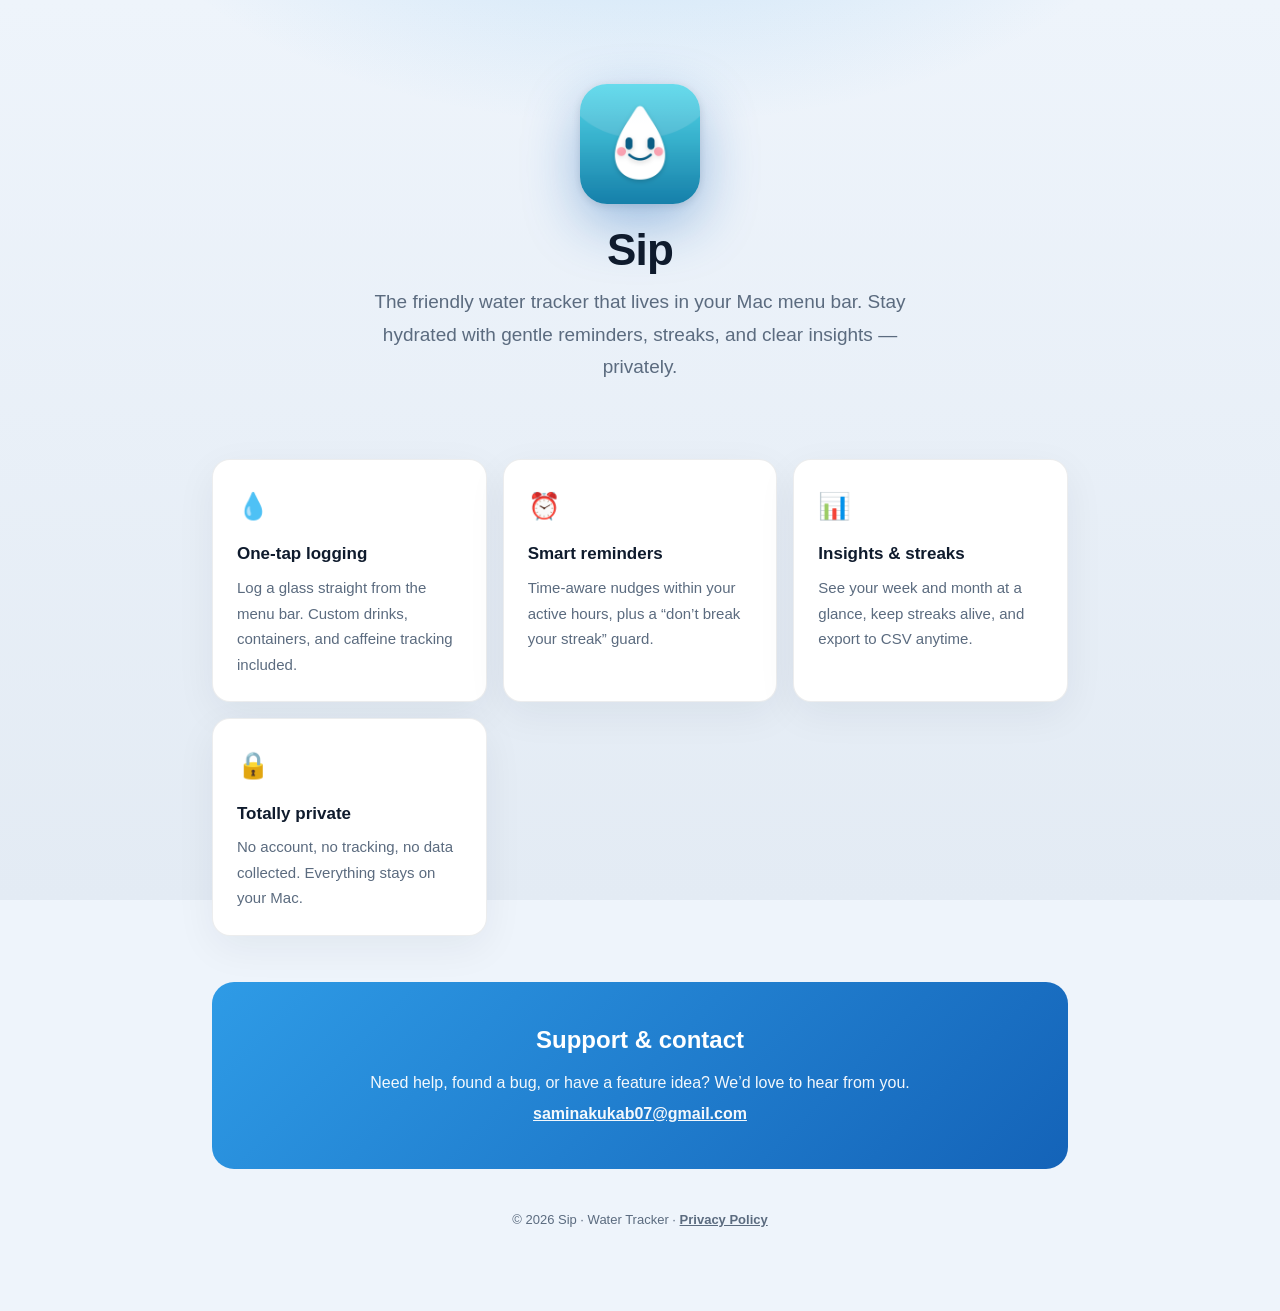
<file: index.html>
<!DOCTYPE html>
<html lang="en">
<head>
<meta charset="UTF-8">
<meta name="viewport" content="width=device-width, initial-scale=1.0">
<title>Sip — The friendly water tracker for Mac</title>
<meta name="description" content="Sip is a beautiful, private water tracker that lives in your Mac menu bar. Smart reminders, streaks, and insights — no account, no tracking.">
<link rel="icon" type="image/png" href="icon.png">
<style>
  :root{
    --blue:#2E9BE6; --blue-deep:#1463B8; --ink:#0f1b2d; --muted:#5b6b7f;
    --bg:#eef4fb; --bg2:#e3ebf4; --card:#ffffff; --line:rgba(15,27,45,.08);
  }
  @media (prefers-color-scheme: dark){
    :root{ --ink:#eaf1f9; --muted:#9fb1c4; --bg:#0b1422; --bg2:#070d17; --card:#111e30; --line:rgba(255,255,255,.09); }
  }
  *{box-sizing:border-box}
  html{background:var(--bg)}
  body{margin:0; min-height:100vh; color:var(--ink); font:16px/1.7 -apple-system,BlinkMacSystemFont,"SF Pro Text","Segoe UI",Roboto,Helvetica,Arial,sans-serif;
    background:linear-gradient(180deg,var(--bg),var(--bg2)) fixed; -webkit-font-smoothing:antialiased;}
  .wrap{max-width:900px; margin:0 auto; padding:0 22px 80px}
  header.hero{text-align:center; padding:84px 22px 30px; position:relative; overflow:hidden}
  header.hero::before{content:""; position:absolute; inset:-40% 0 auto 0; height:520px;
    background:radial-gradient(60% 80% at 50% 0%, rgba(46,155,230,.22), transparent 70%); pointer-events:none}
  .icon{width:120px; height:120px; border-radius:27px; display:block; margin:0 auto 22px;
    box-shadow:0 20px 55px rgba(20,99,184,.38), 0 2px 8px rgba(0,0,0,.12)}
  h1{font-size:44px; line-height:1.1; margin:0 0 12px; letter-spacing:-.8px; font-weight:850}
  .tag{font-size:19px; color:var(--muted); max-width:560px; margin:0 auto}
  .grid{display:grid; grid-template-columns:repeat(auto-fit,minmax(230px,1fr)); gap:16px; margin:46px 0}
  .feat{background:var(--card); border:1px solid var(--line); border-radius:18px; padding:24px;
    box-shadow:0 12px 40px rgba(15,27,45,.06)}
  .feat .emoji{font-size:26px}
  .feat h3{margin:12px 0 6px; font-size:17px}
  .feat p{margin:0; color:var(--muted); font-size:15px}
  .support{background:linear-gradient(135deg,var(--blue),var(--blue-deep)); color:#fff;
    border-radius:22px; padding:38px; text-align:center; margin-top:20px}
  .support h2{margin:0 0 8px; font-size:24px}
  .support p{margin:0 0 4px; opacity:.95}
  .support a{color:#fff; font-weight:700}
  footer{text-align:center; color:var(--muted); font-size:13px; padding:40px 22px 0}
  footer a{color:var(--muted); font-weight:600}
</style>
</head>
<body>
  <header class="hero">
    <img class="icon" src="icon.png" alt="Sip app icon">
    <h1>Sip</h1>
    <p class="tag">The friendly water tracker that lives in your Mac menu bar. Stay hydrated with gentle reminders, streaks, and clear insights — privately.</p>
  </header>

  <div class="wrap">
    <div class="grid">
      <div class="feat"><div class="emoji">💧</div><h3>One-tap logging</h3><p>Log a glass straight from the menu bar. Custom drinks, containers, and caffeine tracking included.</p></div>
      <div class="feat"><div class="emoji">⏰</div><h3>Smart reminders</h3><p>Time-aware nudges within your active hours, plus a “don’t break your streak” guard.</p></div>
      <div class="feat"><div class="emoji">📊</div><h3>Insights &amp; streaks</h3><p>See your week and month at a glance, keep streaks alive, and export to CSV anytime.</p></div>
      <div class="feat"><div class="emoji">🔒</div><h3>Totally private</h3><p>No account, no tracking, no data collected. Everything stays on your Mac.</p></div>
    </div>

    <div class="support">
      <h2>Support &amp; contact</h2>
      <p>Need help, found a bug, or have a feature idea? We’d love to hear from you.</p>
      <p><a href="mailto:saminakukab07@gmail.com">saminakukab07@gmail.com</a></p>
    </div>

    <footer>
      © 2026 Sip · Water Tracker · <a href="privacy.html">Privacy Policy</a>
    </footer>
  </div>
</body>
</html>
</file>
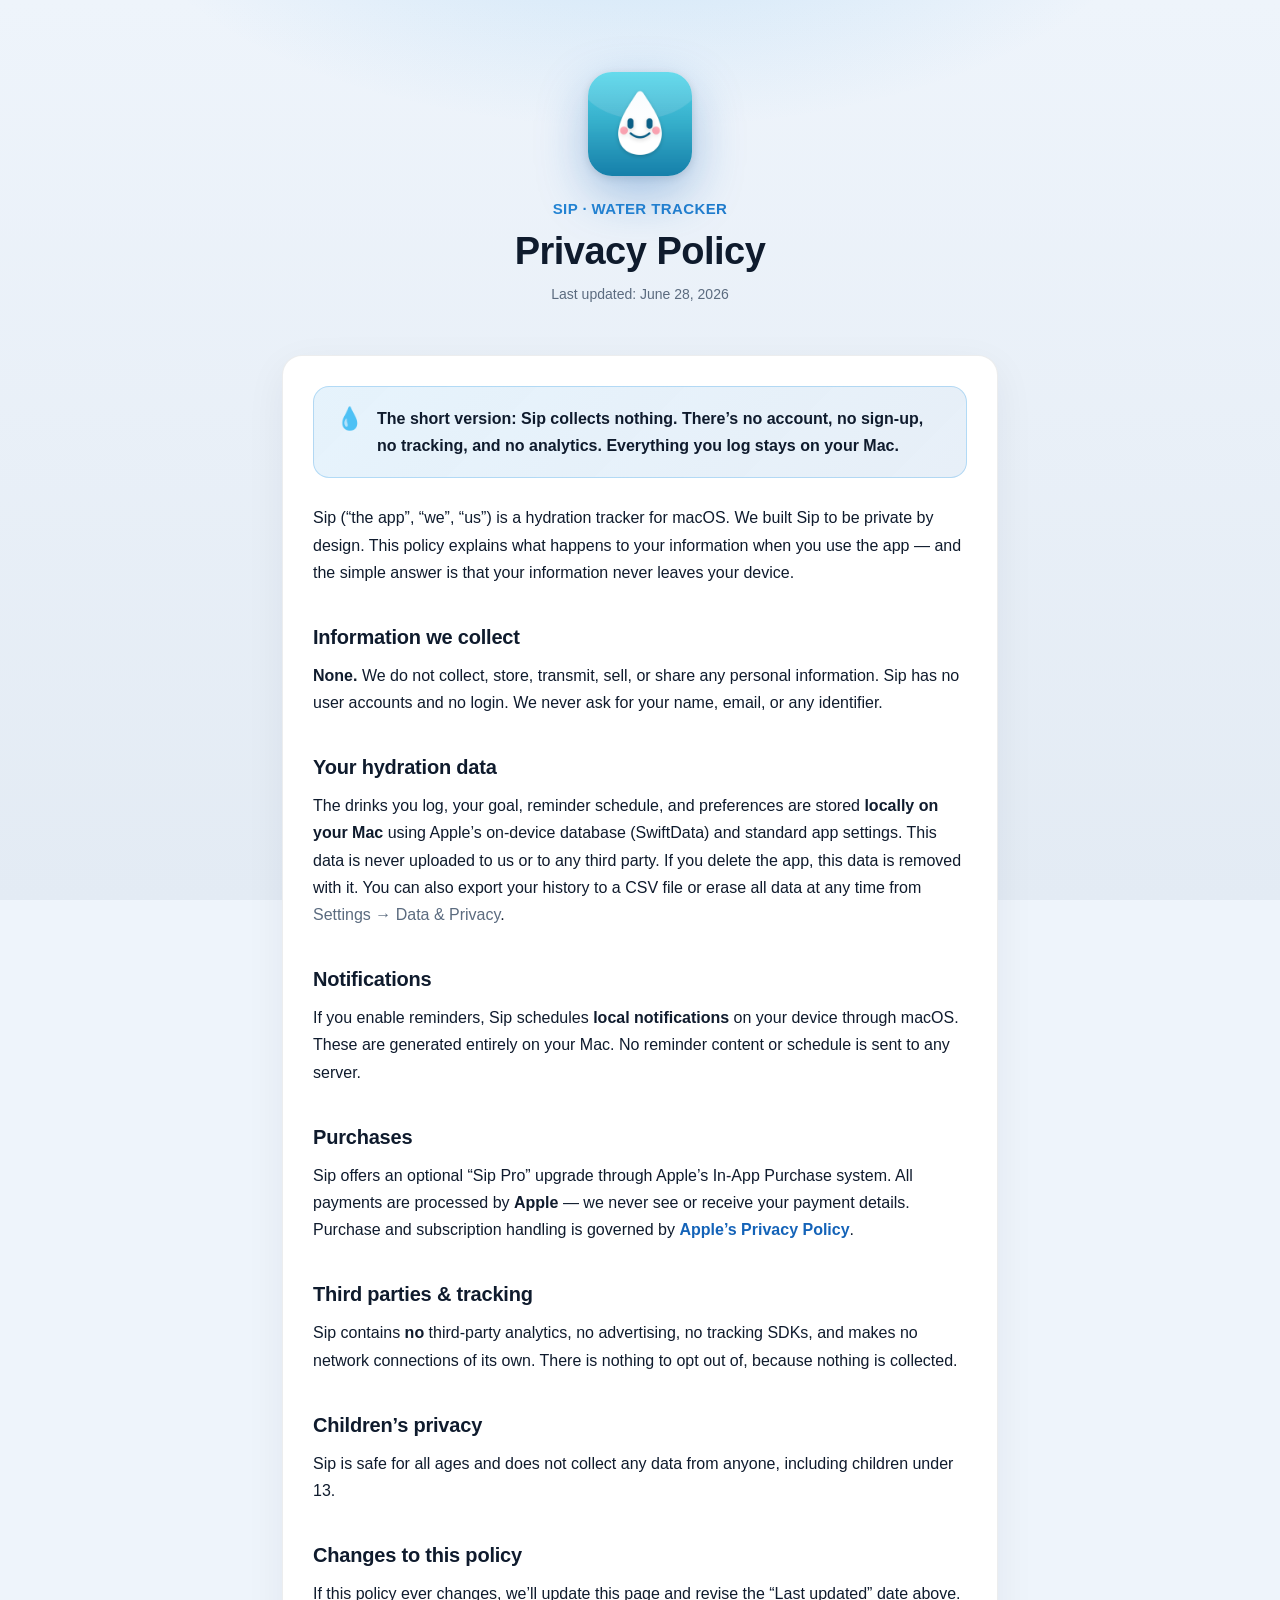
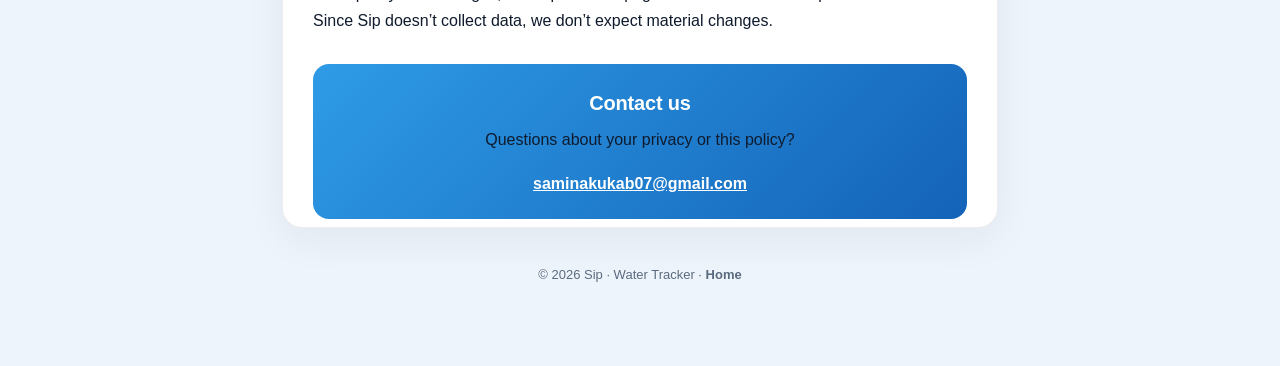
<file: privacy.html>
<!DOCTYPE html>
<html lang="en">
<head>
<meta charset="UTF-8">
<meta name="viewport" content="width=device-width, initial-scale=1.0">
<title>Privacy Policy — Sip</title>
<meta name="description" content="Privacy Policy for Sip, the water tracker for Mac. No account, no tracking, no data collected — everything stays on your device.">
<link rel="icon" type="image/png" href="icon.png">
<style>
  :root{
    --blue:#2E9BE6; --blue-deep:#1463B8; --ink:#0f1b2d; --muted:#5b6b7f;
    --bg:#eef4fb; --bg2:#e3ebf4; --card:#ffffff; --line:rgba(15,27,45,.08);
  }
  @media (prefers-color-scheme: dark){
    :root{ --ink:#eaf1f9; --muted:#9fb1c4; --bg:#0b1422; --bg2:#070d17; --card:#111e30; --line:rgba(255,255,255,.09); }
  }
  *{box-sizing:border-box}
  html{scroll-behavior:smooth; background:var(--bg)}
  body{
    margin:0; min-height:100vh; color:var(--ink); font:16px/1.7 -apple-system,BlinkMacSystemFont,"SF Pro Text","Segoe UI",Roboto,Helvetica,Arial,sans-serif;
    background:linear-gradient(180deg,var(--bg),var(--bg2)) fixed; -webkit-font-smoothing:antialiased;
  }
  .wrap{max-width:760px; margin:0 auto; padding:0 22px 80px}
  header.hero{
    text-align:center; padding:72px 22px 40px; position:relative; overflow:hidden;
  }
  header.hero::before{
    content:""; position:absolute; inset:-40% 0 auto 0; height:480px;
    background:radial-gradient(60% 80% at 50% 0%, rgba(46,155,230,.20), transparent 70%);
    pointer-events:none;
  }
  .icon{
    width:104px; height:104px; border-radius:24px; display:block; margin:0 auto 20px;
    box-shadow:0 18px 50px rgba(20,99,184,.35), 0 2px 8px rgba(0,0,0,.12);
  }
  .app-name{font-size:15px; font-weight:700; letter-spacing:.4px; text-transform:uppercase;
    background:linear-gradient(135deg,var(--blue),var(--blue-deep)); -webkit-background-clip:text; background-clip:text; color:transparent;}
  h1{font-size:38px; line-height:1.15; margin:8px 0 10px; letter-spacing:-.5px; font-weight:800}
  .updated{color:var(--muted); font-size:14px; margin:0}
  .card{
    background:var(--card); border:1px solid var(--line); border-radius:20px;
    padding:30px 30px 8px; box-shadow:0 12px 40px rgba(15,27,45,.06); margin-top:8px;
  }
  .tldr{
    background:linear-gradient(135deg, rgba(46,155,230,.12), rgba(20,99,184,.10));
    border:1px solid rgba(46,155,230,.28); border-radius:16px; padding:18px 22px; margin:0 0 26px;
    display:flex; gap:14px; align-items:flex-start;
  }
  .tldr .drop{font-size:22px; line-height:1.3}
  .tldr p{margin:0; font-weight:600}
  h2{font-size:20px; margin:34px 0 8px; letter-spacing:-.2px}
  p{margin:0 0 16px; color:var(--ink)}
  .muted{color:var(--muted)}
  ul{margin:0 0 16px; padding-left:20px}
  li{margin:6px 0}
  a{color:var(--blue-deep); text-decoration:none; font-weight:600}
  a:hover{text-decoration:underline}
  .contact{
    margin:30px 0 0; padding:22px; border-radius:16px; text-align:center;
    background:linear-gradient(135deg,var(--blue),var(--blue-deep)); color:#fff;
  }
  .contact h2{color:#fff; margin:0 0 6px}
  .contact a{color:#fff; text-decoration:underline}
  footer{text-align:center; color:var(--muted); font-size:13px; padding:36px 22px 0}
  footer a{color:var(--muted)}
</style>
</head>
<body>
  <header class="hero">
    <img class="icon" src="icon.png" alt="Sip app icon">
    <div class="app-name">Sip · Water Tracker</div>
    <h1>Privacy Policy</h1>
    <p class="updated">Last updated: June 28, 2026</p>
  </header>

  <div class="wrap">
    <div class="card">
      <div class="tldr">
        <span class="drop">💧</span>
        <p>The short version: Sip collects <strong>nothing</strong>. There’s no account, no sign-up, no tracking, and no analytics. Everything you log stays on your Mac.</p>
      </div>

      <p>Sip (“the app”, “we”, “us”) is a hydration tracker for macOS. We built Sip to be private by design. This policy explains what happens to your information when you use the app — and the simple answer is that your information never leaves your device.</p>

      <h2>Information we collect</h2>
      <p><strong>None.</strong> We do not collect, store, transmit, sell, or share any personal information. Sip has no user accounts and no login. We never ask for your name, email, or any identifier.</p>

      <h2>Your hydration data</h2>
      <p>The drinks you log, your goal, reminder schedule, and preferences are stored <strong>locally on your Mac</strong> using Apple’s on-device database (SwiftData) and standard app settings. This data is never uploaded to us or to any third party. If you delete the app, this data is removed with it. You can also export your history to a CSV file or erase all data at any time from <span class="muted">Settings → Data &amp; Privacy</span>.</p>

      <h2>Notifications</h2>
      <p>If you enable reminders, Sip schedules <strong>local notifications</strong> on your device through macOS. These are generated entirely on your Mac. No reminder content or schedule is sent to any server.</p>

      <h2>Purchases</h2>
      <p>Sip offers an optional “Sip Pro” upgrade through Apple’s In-App Purchase system. All payments are processed by <strong>Apple</strong> — we never see or receive your payment details. Purchase and subscription handling is governed by <a href="https://www.apple.com/legal/privacy/" target="_blank" rel="noopener">Apple’s Privacy Policy</a>.</p>

      <h2>Third parties &amp; tracking</h2>
      <p>Sip contains <strong>no</strong> third-party analytics, no advertising, no tracking SDKs, and makes no network connections of its own. There is nothing to opt out of, because nothing is collected.</p>

      <h2>Children’s privacy</h2>
      <p>Sip is safe for all ages and does not collect any data from anyone, including children under 13.</p>

      <h2>Changes to this policy</h2>
      <p>If this policy ever changes, we’ll update this page and revise the “Last updated” date above. Since Sip doesn’t collect data, we don’t expect material changes.</p>

      <div class="contact">
        <h2>Contact us</h2>
        <p>Questions about your privacy or this policy?</p>
        <p style="margin:0"><a href="mailto:saminakukab07@gmail.com">saminakukab07@gmail.com</a></p>
      </div>
    </div>

    <footer>
      © 2026 Sip · Water Tracker · <a href="index.html">Home</a>
    </footer>
  </div>
</body>
</html>
</file>
